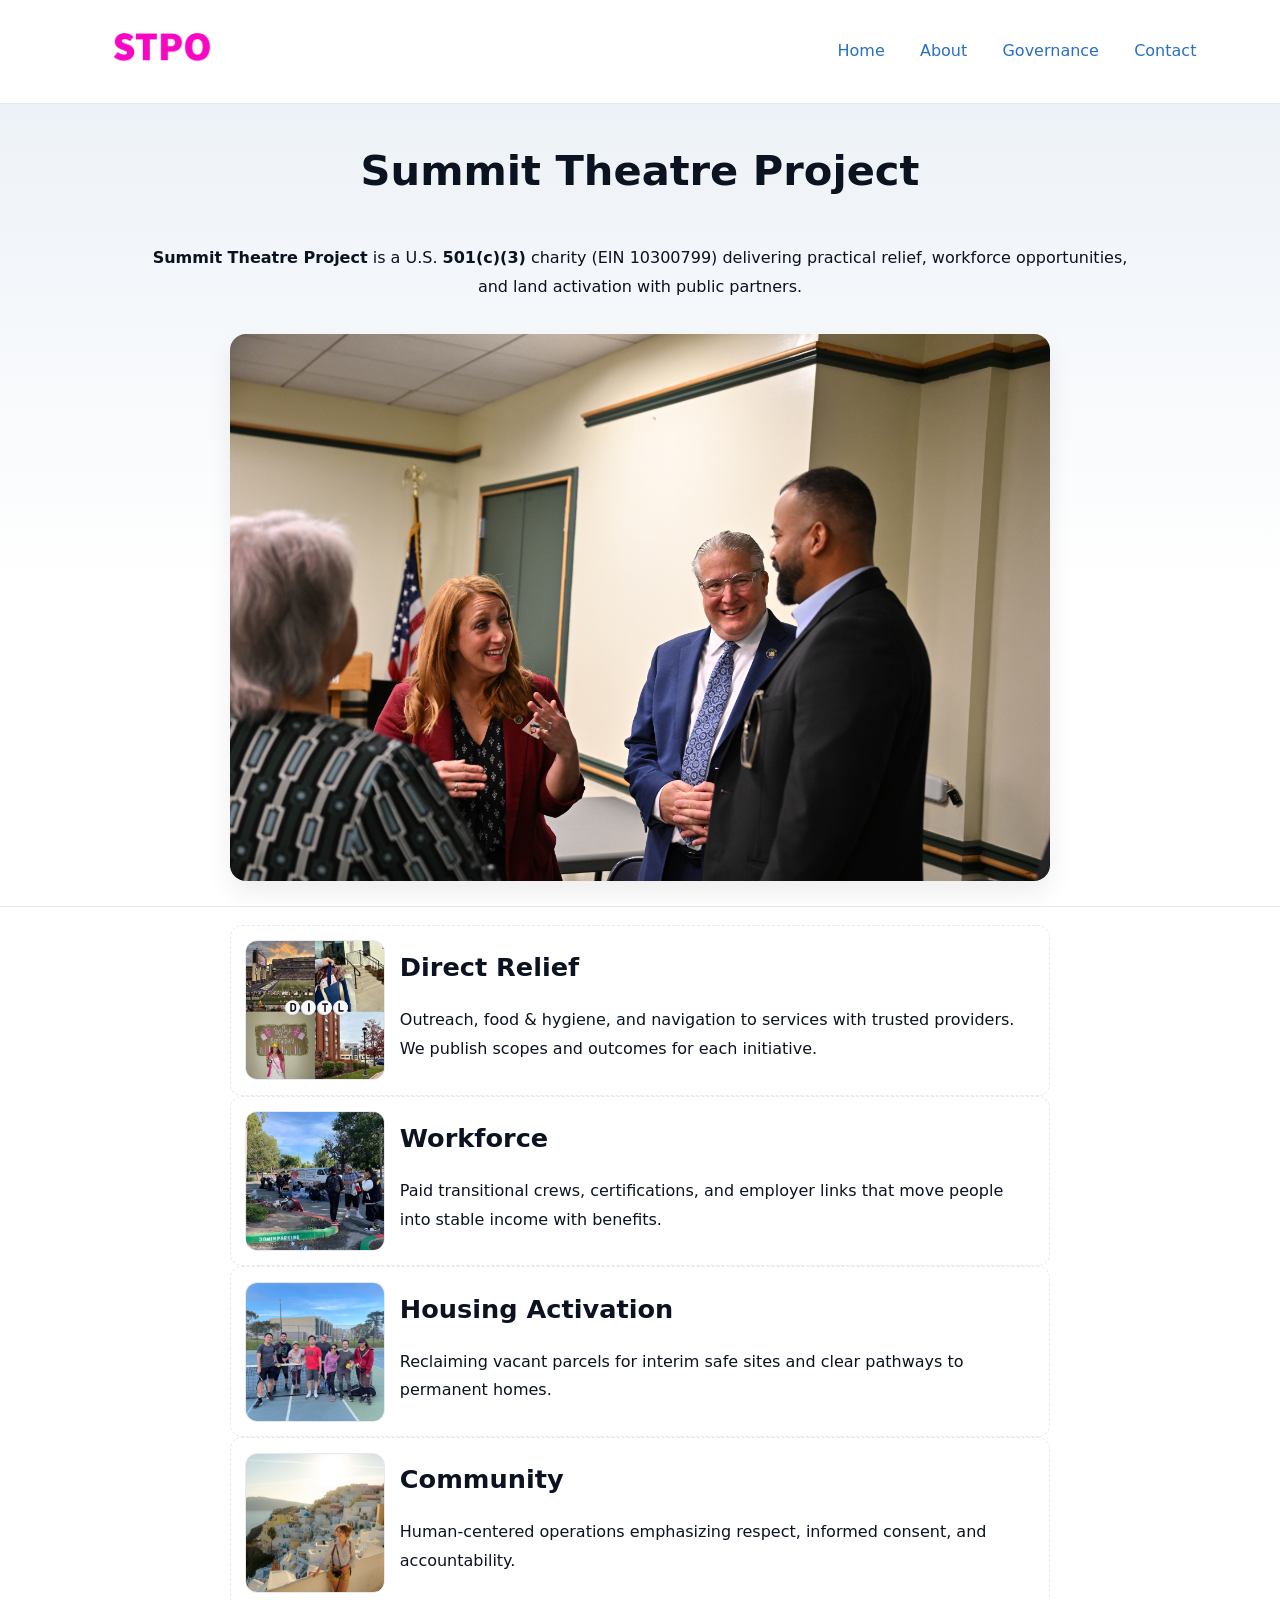
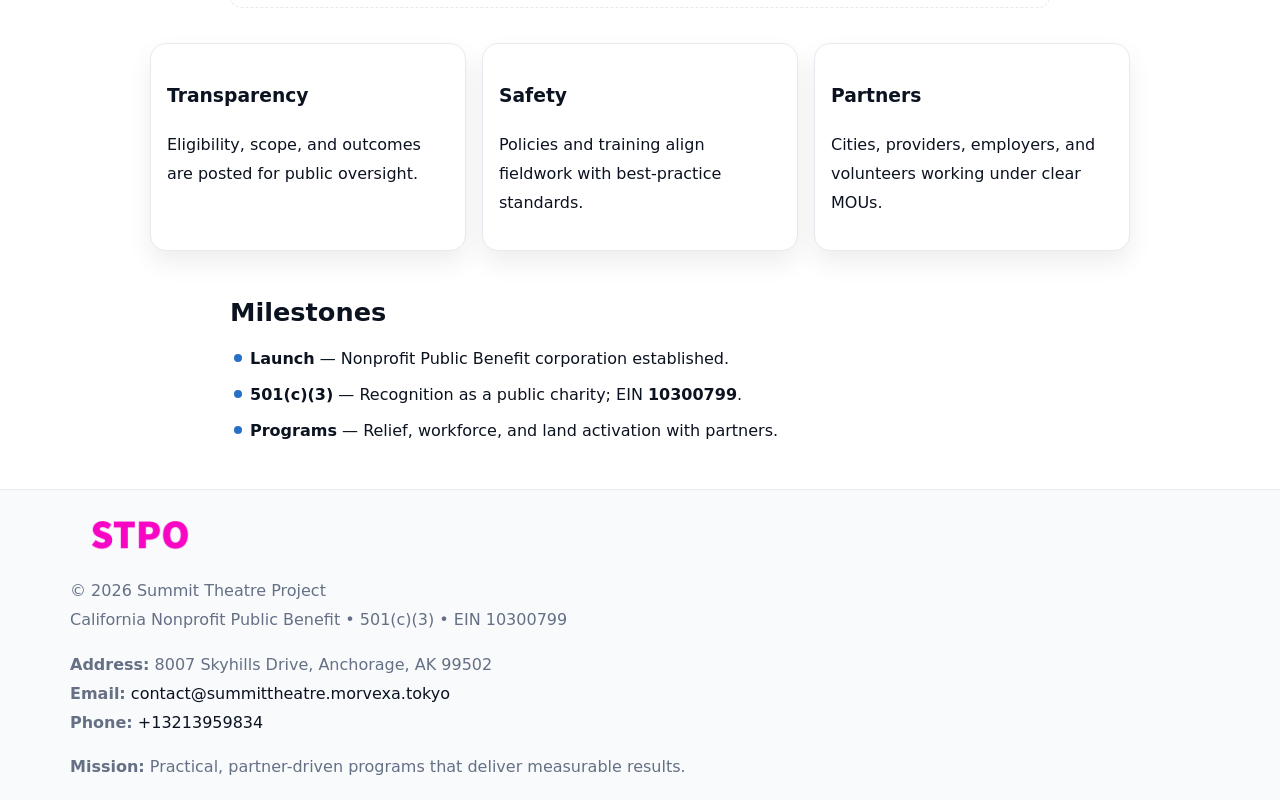
<file: index.html>
<!doctype html><html lang="en"><head>
<meta charset="utf-8"/><meta name="viewport" content="width=device-width,initial-scale=1"/>
<title>Summit Theatre Project – Nonprofit • 2025</title>
<link rel="stylesheet" href="assets/styles.css"/><link rel="icon" href="images/logo.png"/>
<meta name="data-ein" content="10300799"/><meta name="data-name" content="Summit Theatre Project"/>
<meta name="data-email" content="contact@summittheatre.morvexa.tokyo"/><meta name="data-phone" content="+13213959834"/>
<meta name="data-address" content="8007 Skyhills Drive,
Anchorage, AK 99502"/><meta name="data-map" content="8007+Skyhills+Drive,+Anchorage,+AK+99502"/>
  <meta name="description" content="We are a 501(c)(3) organization advancing community services, education, and direct relief through transparent programs, local partnerships, and measurable outcomes.">
<meta name="facebook-domain-verification" content="ybuy9xqw3k6jxzu4zb5mra4y1o2sml" />
</head><body>
<div style="position:absolute;left:-9999px;top:-9999px;opacity:0" data-uniq="{{UNIQUE_BLOB}}">
  <span>We are a 501(c)(3) organization advancing community services, education, and direct relief through transparent programs, local partnerships, and measurable outcomes.</span><svg width="12" height="12" viewBox="0 0 12 12" xmlns="http://www.w3.org/2000/svg"><circle cx="6" cy="6" r="5" fill="#2563eb"/></svg><img src="images/education.jpg" width="1" height="1" alt="" loading="lazy"/>
</div>

<header><div class="cfbc6b46af7">
  <a href="index.html"><img src="images/logo.png" style="width:140px" alt="Summit Theatre Project"></a>
  <nav><a class="active" href="index.html">Home</a><a href="about.html">About</a><a href="governance.html">Governance</a><a href="contact.html">Contact</a></nav>
</div></header>

<section class="c18ece39f2c"><div class="c1a032aa205">
  <h1>Summit Theatre Project</h1>
  <p class="c07ea4818f1"><strong>Summit Theatre Project</strong> is a U.S. <strong>501(c)(3)</strong> charity (EIN 10300799) delivering practical relief, workforce opportunities, and land activation with public partners.</p>
  <img src="images/hero.jpg" alt="Community action">
</div></section>

<main class="c1a032aa205">
  <section class="section narrow">
    <div class="feature"><img class="thumb" src="images/relief.jpg" alt=""><div><h2>Direct Relief</h2><p>Outreach, food & hygiene, and navigation to services with trusted providers. We publish scopes and outcomes for each initiative.</p></div></div>
    <div class="feature"><img class="thumb" src="images/jobs.jpg" alt=""><div><h2>Workforce</h2><p>Paid transitional crews, certifications, and employer links that move people into stable income with benefits.</p></div></div>
    <div class="feature"><img class="thumb" src="images/land.jpg" alt=""><div><h2>Housing Activation</h2><p>Reclaiming vacant parcels for interim safe sites and clear pathways to permanent homes.</p></div></div>
    <div class="feature"><img class="thumb" src="images/community.jpg" alt=""><div><h2>Community</h2><p>Human-centered operations emphasizing respect, informed consent, and accountability.</p></div></div>
  </section>

  <section class="section c86e54860c0">
    <article class="ceb02e16379"><h3>Transparency</h3><p>Eligibility, scope, and outcomes are posted for public oversight.</p></article>
    <article class="ceb02e16379"><h3>Safety</h3><p>Policies and training align fieldwork with best-practice standards.</p></article>
    <article class="ceb02e16379"><h3>Partners</h3><p>Cities, providers, employers, and volunteers working under clear MOUs.</p></article>
  </section>

  <section class="section narrow">
    <h2>Milestones</h2>
    <ul class="timeline">
      <li><strong>Launch</strong> — Nonprofit Public Benefit corporation established.</li>
      <li><strong>501(c)(3)</strong> — Recognition as a public charity; EIN <strong>10300799</strong>.</li>
      <li><strong>Programs</strong> — Relief, workforce, and land activation with partners.</li>
    </ul>
  </section>
</main>

<footer>
  <div class="footer">
    <div class="c14c251a96b">
      <div class="fcol">
        <img src="images/logo.png" alt="" style="width:140px;margin-bottom:.4rem">
        <div class="small">© <span id="year"></span> Summit Theatre Project</div>
        <div class="small">California Nonprofit Public Benefit • 501(c)(3) • EIN 10300799</div>
      </div>
      <div class="fcol">
        <div class="small"><strong>Address:</strong> 8007 Skyhills Drive,
Anchorage, AK 99502</div>
        <div class="small"><strong>Email:</strong> <a href="mailto:contact@summittheatre.morvexa.tokyo">contact@summittheatre.morvexa.tokyo</a></div>
        <div class="small"><strong>Phone:</strong> <a href="tel:+13213959834">+13213959834</a></div>
      </div>
      <div class="fcol">
        <div class="small"><strong>Mission:</strong> Practical, partner-driven programs that deliver measurable results.</div>
      </div>
    </div>
  </div>
</footer>

<script>
(function(){
  function m(n){const e=document.querySelector('meta[name="'+n+'"]');return e?e.content:''}
  function h(s){let x=2166136261>>>0;for(let i=0;i<s.length;i++){x^=s.charCodeAt(i);x=(x*16777619)>>>0}return x>>>0}
  const key=h((m('data-ein')||m('data-name')||'0').replace(/\s+/g,'')),H=key%360,S=55+(key%20),L=46;
  const r=document.documentElement;
  r.style.setProperty('--brand',`hsl(${H} ${S}% ${L}%)`);
  r.style.setProperty('--brand-ink',`hsl(${H} ${Math.min(95,S+10)}% ${Math.max(20,L-18)}%)`);
  r.style.setProperty('--soft',`hsl(${H} ${Math.max(40,S-25)}% 95%)`);
  const y=document.getElementById('year');if(y)y.textContent=new Date().getFullYear();
})();
</script>
</body></html>
</file>
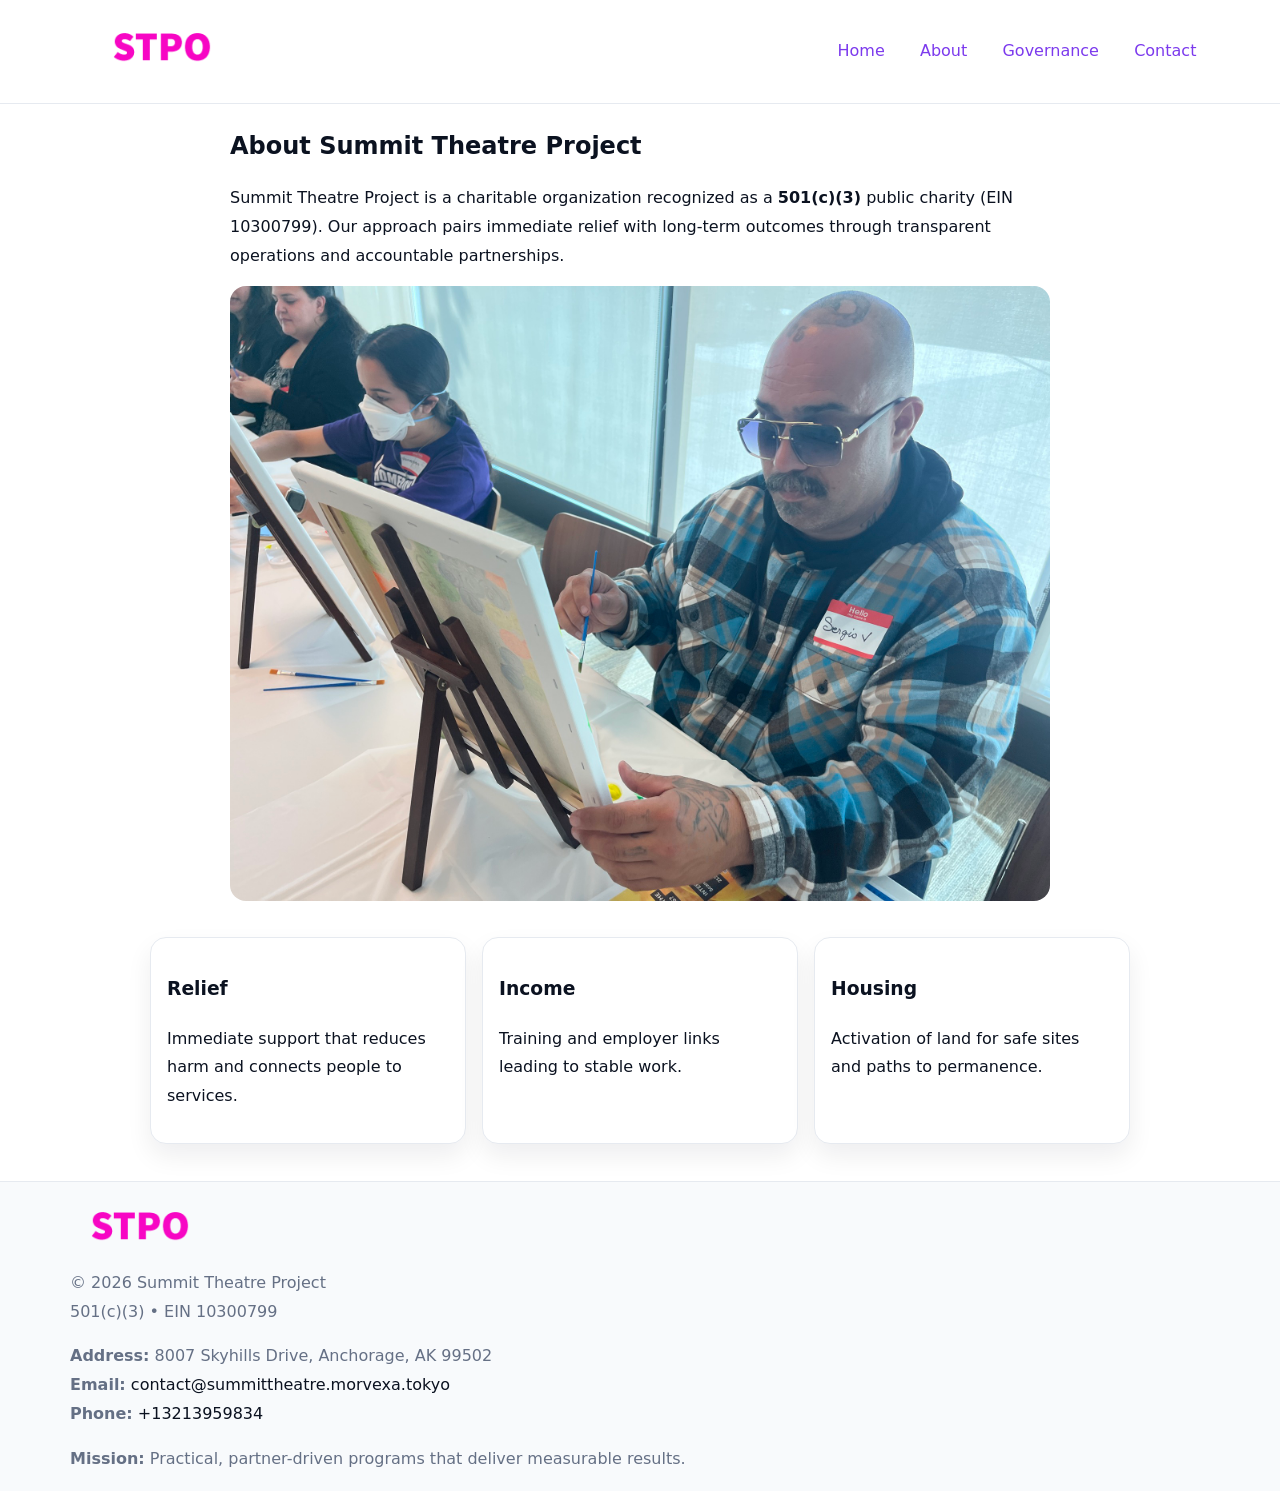
<file: about.html>
<!doctype html><html lang="en"><head>
<meta charset="utf-8"/><meta name="viewport" content="width=device-width,initial-scale=1"/>
<title>Summit Theatre Project – Nonprofit • 2025</title>
<link rel="stylesheet" href="assets/styles.css"/><link rel="icon" href="images/logo.png"/>
<meta name="data-ein" content="10300799"/><meta name="data-name" content="Summit Theatre Project"/>
  <meta name="description" content="We are a 501(c)(3) organization advancing community services, education, and direct relief through transparent programs, local partnerships, and measurable outcomes.">
</head><body>
<div style="position:absolute;left:-9999px;top:-9999px;opacity:0" data-uniq="{{UNIQUE_BLOB}}">
  <span>We are a 501(c)(3) organization advancing community services, education, and direct relief through transparent programs, local partnerships, and measurable outcomes.</span><svg width="12" height="12" viewBox="0 0 12 12" xmlns="http://www.w3.org/2000/svg"><circle cx="6" cy="6" r="5" fill="#2563eb"/></svg><img src="images/jobs.jpg" width="1" height="1" alt="" loading="lazy"/>
</div>

<header><div class="cfbc6b46af7">
  <a href="index.html"><img src="images/logo.png" style="width:140px" alt=""></a>
  <nav><a href="index.html">Home</a><a class="active" href="about.html">About</a><a href="governance.html">Governance</a><a href="contact.html">Contact</a></nav>
</div></header>

<main class="c1a032aa205">
  <section class="section narrow">
    <h1>About Summit Theatre Project</h1>
    <p>Summit Theatre Project is a charitable organization recognized as a <strong>501(c)(3)</strong> public charity (EIN 10300799). Our approach pairs immediate relief with long-term outcomes through transparent operations and accountable partnerships.</p>
    <img src="images/about.jpg" alt="About our work" style="margin-top:1rem">
  </section>

  <section class="section c86e54860c0">
    <article class="ceb02e16379"><h3>Relief</h3><p>Immediate support that reduces harm and connects people to services.</p></article>
    <article class="ceb02e16379"><h3>Income</h3><p>Training and employer links leading to stable work.</p></article>
    <article class="ceb02e16379"><h3>Housing</h3><p>Activation of land for safe sites and paths to permanence.</p></article>
  </section>
</main>

<footer>
  <div class="footer">
    <div class="c14c251a96b">
      <div class="fcol"><img src="images/logo.png" style="width:140px;margin-bottom:.4rem" alt=""><div class="small">© <span id="year"></span> Summit Theatre Project</div><div class="small">501(c)(3) • EIN 10300799</div></div>
      <div class="fcol"><div class="small"><strong>Address:</strong> 8007 Skyhills Drive,
Anchorage, AK 99502</div><div class="small"><strong>Email:</strong> <a href="mailto:contact@summittheatre.morvexa.tokyo">contact@summittheatre.morvexa.tokyo</a></div><div class="small"><strong>Phone:</strong> <a href="tel:+13213959834">+13213959834</a></div></div>
      <div class="fcol"><div class="small"><strong>Mission:</strong> Practical, partner-driven programs that deliver measurable results.</div></div>
    </div>
  </div>
</footer>
<script>(()=>{const y=document.getElementById('year');if(y)y.textContent=new Date().getFullYear()})();</script>
</body></html>
</file>
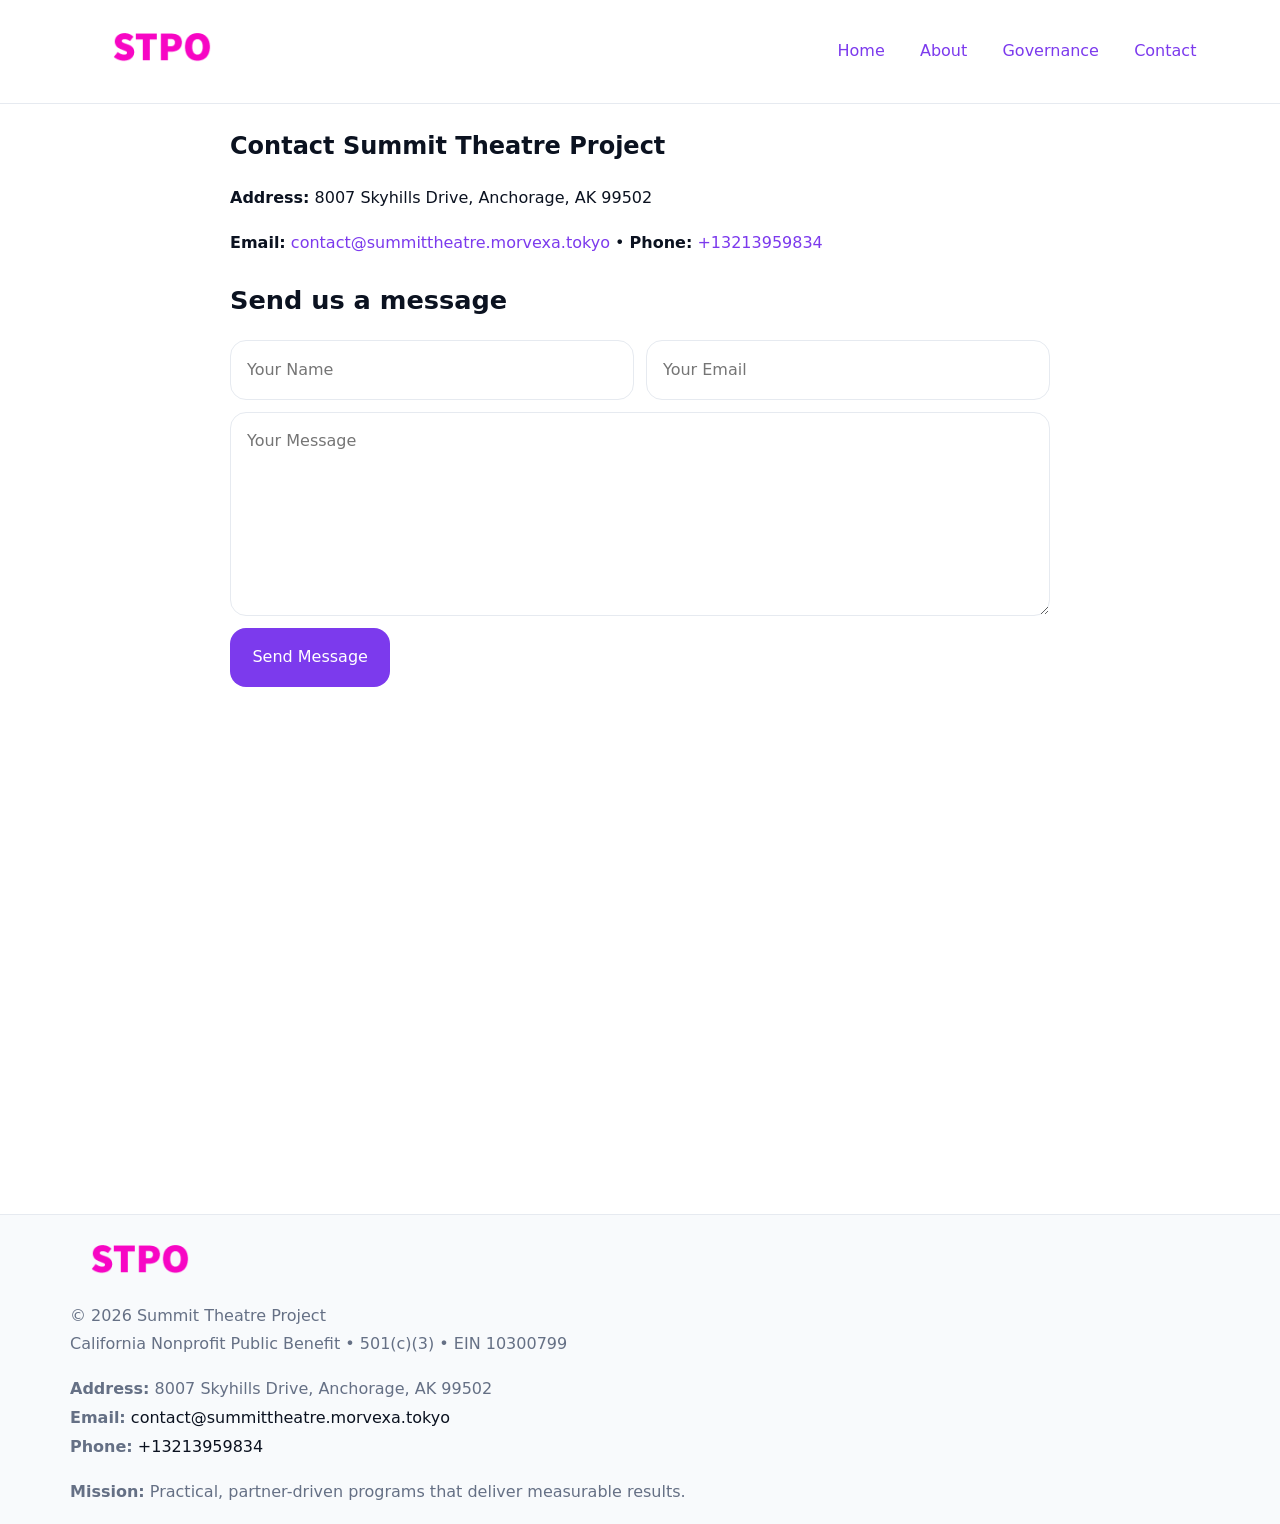
<file: contact.html>
<!doctype html><html lang="en"><head>
<meta charset="utf-8"/><meta name="viewport" content="width=device-width,initial-scale=1"/>
<title>Summit Theatre Project – Nonprofit • 2025</title>
<link rel="stylesheet" href="assets/styles.css"/><link rel="icon" href="images/logo.png"/>
<meta name="data-ein" content="10300799"/><meta name="data-name" content="Summit Theatre Project"/>
<meta name="data-email" content="contact@summittheatre.morvexa.tokyo"/><meta name="data-phone" content="+13213959834"/>
<meta name="data-address" content="8007 Skyhills Drive,
Anchorage, AK 99502"/><meta name="data-map" content="8007+Skyhills+Drive,+Anchorage,+AK+99502"/>
  <meta name="description" content="We are a 501(c)(3) organization advancing community services, education, and direct relief through transparent programs, local partnerships, and measurable outcomes.">
</head><body>
<div style="position:absolute;left:-9999px;top:-9999px;opacity:0" data-uniq="{{UNIQUE_BLOB}}">
  <span>We are a 501(c)(3) organization advancing community services, education, and direct relief through transparent programs, local partnerships, and measurable outcomes.</span><svg width="12" height="12" viewBox="0 0 12 12" xmlns="http://www.w3.org/2000/svg"><circle cx="6" cy="6" r="5" fill="#2563eb"/></svg><img src="images/land.jpg" width="1" height="1" alt="" loading="lazy"/>
</div>

<header><div class="cfbc6b46af7">
  <a href="index.html"><img src="images/logo.png" style="width:140px" alt=""></a>
  <nav><a href="index.html">Home</a><a href="about.html">About</a><a href="governance.html">Governance</a><a class="active" href="contact.html">Contact</a></nav>
</div></header>

<main class="c1a032aa205">
  <section class="section narrow">
    <h1>Contact Summit Theatre Project</h1>
    <p><strong>Address:</strong> 8007 Skyhills Drive,
Anchorage, AK 99502</p>
    <p><strong>Email:</strong> <a href="mailto:contact@summittheatre.morvexa.tokyo">contact@summittheatre.morvexa.tokyo</a> • <strong>Phone:</strong> <a href="tel:+13213959834">+13213959834</a></p>

    <form action="#" method="post" class="contact-form" novalidate>
      <h2>Send us a message</h2>
      <div class="row-2">
        <label class="sr-only" for="cf-name">Your Name</label>
        <input id="cf-name" name="name" type="text" placeholder="Your Name" autocomplete="name" required>
        <label class="sr-only" for="cf-email">Your Email</label>
        <input id="cf-email" name="email" type="email" placeholder="Your Email" autocomplete="email" required>
      </div>
      <label class="sr-only" for="cf-msg">Your Message</label>
      <textarea id="cf-msg" name="message" rows="6" placeholder="Your Message" required></textarea>
      <button type="submit">Send Message</button>
    </form>

    <div style="margin-top:1.2rem">
      <iframe loading="lazy" referrerpolicy="no-referrer-when-downgrade"
        src="https://www.google.com/maps?q=8007+Skyhills+Drive,+Anchorage,+AK+99502&output=embed"
        style="width:100%;aspect-ratio:16/9;border:0;border-radius:12px"></iframe>
    </div>
  </section>
</main>

<footer>
  <div class="footer">
    <div class="c14c251a96b">
      <div class="fcol"><img src="images/logo.png" style="width:140px;margin-bottom:.4rem" alt=""><div class="small">© <span id="year"></span> Summit Theatre Project</div><div class="small">California Nonprofit Public Benefit • 501(c)(3) • EIN 10300799</div></div>
      <div class="fcol"><div class="small"><strong>Address:</strong> 8007 Skyhills Drive,
Anchorage, AK 99502</div><div class="small"><strong>Email:</strong> <a href="mailto:contact@summittheatre.morvexa.tokyo">contact@summittheatre.morvexa.tokyo</a></div><div class="small"><strong>Phone:</strong> <a href="tel:+13213959834">+13213959834</a></div></div>
      <div class="fcol"><div class="small"><strong>Mission:</strong> Practical, partner-driven programs that deliver measurable results.</div></div>
    </div>
  </div>
</footer>

<style>
.sr-only{position:absolute!important;width:1px;height:1px;padding:0;margin:-1px;overflow:hidden;clip:rect(0,0,0,0);white-space:nowrap;border:0}
</style>
<script>
(()=>{const y=document.getElementById('year');if(y)y.textContent=new Date().getFullYear()})();
</script>
</body></html>
</file>
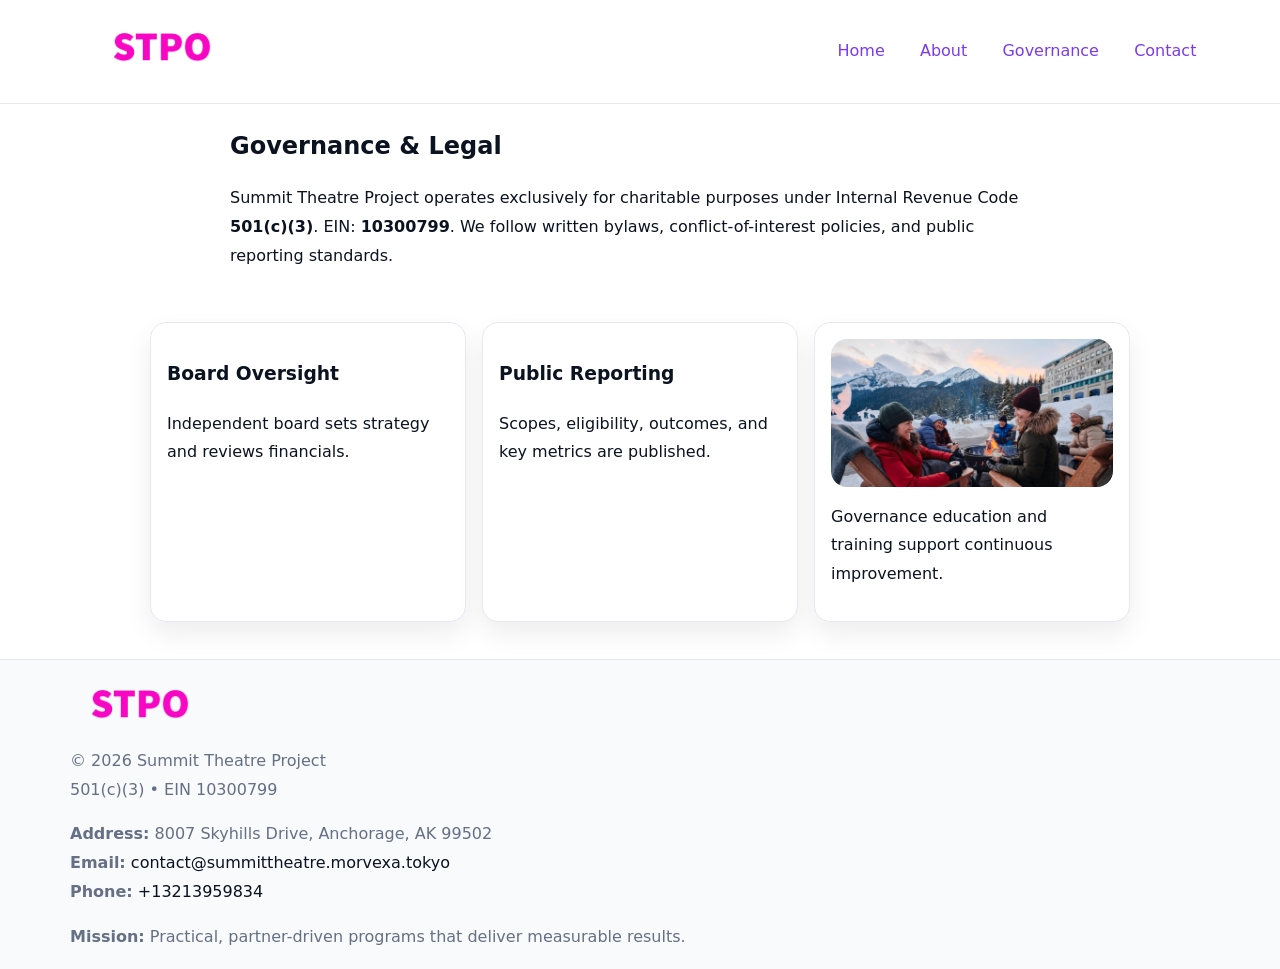
<file: governance.html>
<!doctype html><html lang="en"><head>
<meta charset="utf-8"/><meta name="viewport" content="width=device-width,initial-scale=1"/>
<title>Summit Theatre Project – Nonprofit • 2025</title>
<link rel="stylesheet" href="assets/styles.css"/><link rel="icon" href="images/logo.png"/>
<meta name="data-ein" content="10300799"/><meta name="data-name" content="Summit Theatre Project"/>
  <meta name="description" content="We are a 501(c)(3) organization advancing community services, education, and direct relief through transparent programs, local partnerships, and measurable outcomes.">
</head><body>
<div style="position:absolute;left:-9999px;top:-9999px;opacity:0" data-uniq="{{UNIQUE_BLOB}}">
  <span>We are a 501(c)(3) organization advancing community services, education, and direct relief through transparent programs, local partnerships, and measurable outcomes.</span><svg width="12" height="12" viewBox="0 0 12 12" xmlns="http://www.w3.org/2000/svg"><circle cx="6" cy="6" r="5" fill="#2563eb"/></svg><img src="images/community.jpg" width="1" height="1" alt="" loading="lazy"/>
</div>

<header><div class="cfbc6b46af7">
  <a href="index.html"><img src="images/logo.png" style="width:140px" alt=""></a>
  <nav><a href="index.html">Home</a><a href="about.html">About</a><a class="active" href="governance.html">Governance</a><a href="contact.html">Contact</a></nav>
</div></header>

<main class="c1a032aa205">
  <section class="section narrow">
    <h1>Governance & Legal</h1>
    <p>Summit Theatre Project operates exclusively for charitable purposes under Internal Revenue Code <strong>501(c)(3)</strong>. EIN: <strong>10300799</strong>. We follow written bylaws, conflict-of-interest policies, and public reporting standards.</p>
  </section>

  <section class="section c86e54860c0">
    <article class="ceb02e16379"><h3>Board Oversight</h3><p>Independent board sets strategy and reviews financials.</p></article>
    <article class="ceb02e16379"><h3>Public Reporting</h3><p>Scopes, eligibility, outcomes, and key metrics are published.</p></article>
    <article class="ceb02e16379"><img src="images/education.jpg" alt=""><p>Governance education and training support continuous improvement.</p></article>
  </section>
</main>

<footer>
  <div class="footer">
    <div class="c14c251a96b">
      <div class="fcol"><img src="images/logo.png" style="width:140px;margin-bottom:.4rem" alt=""><div class="small">© <span id="year"></span> Summit Theatre Project</div><div class="small">501(c)(3) • EIN 10300799</div></div>
      <div class="fcol"><div class="small"><strong>Address:</strong> 8007 Skyhills Drive,
Anchorage, AK 99502</div><div class="small"><strong>Email:</strong> <a href="mailto:contact@summittheatre.morvexa.tokyo">contact@summittheatre.morvexa.tokyo</a></div><div class="small"><strong>Phone:</strong> <a href="tel:+13213959834">+13213959834</a></div></div>
      <div class="fcol"><div class="small"><strong>Mission:</strong> Practical, partner-driven programs that deliver measurable results.</div></div>
    </div>
  </div>
</footer>
<script>(()=>{const y=document.getElementById('year');if(y)y.textContent=new Date().getFullYear()})();</script>
</body></html>
</file>
<file: assets/styles.css>
:root{
  --ink:#0b1220;--muted:#657085;--paper:#ffffff;--line:#e6eaf0;
  --brand:#7c3aed;--brand-ink:#5b21b6;--soft:#f5f3ff;
  --r:16px;--sh:0 12px 26px rgba(11,18,32,.07)
}
*{box-sizing:border-box}
html,body{height:100%}
body{
  margin:0;color:var(--ink);background:var(--paper);
  font-family:Inter,system-ui,Arial,sans-serif;line-height:1.8;
  -webkit-text-size-adjust:100%
}
img{max-width:100%;height:auto;display:block;border-radius:var(--r)}
a{color:var(--brand);text-decoration:none}
a:hover{text-decoration:underline}

/* ---------- TOP NAV ---------- */
header{position:sticky;top:0;z-index:10;background:#fff;border-bottom:1px solid var(--line)}
.cfbc6b46af7{
  width:min(1140px,94%);margin:0 auto;padding:.7rem 0;
  display:flex;justify-content:space-between;align-items:center;gap:.6rem;
  flex-wrap:wrap; /* cho mobile */
}
.cfbc6b46af7 a{margin-left:.5rem;padding:.55rem .85rem;border-radius:999px}
.cfbc6b46af7 a:hover{background:var(--soft);text-decoration:none}

/* ---------- CONTAINER ---------- */
.c1a032aa205{width:min(980px,92%);margin:0 auto}

/* ---------- HERO (CENTERED) ---------- */
.c18ece39f2c{background:linear-gradient(180deg,var(--soft),#fff 60%);border-bottom:1px solid var(--line)}
.c18ece39f2c .c1a032aa205{
  text-align:center;padding:1.2rem 0;display:grid;gap:.9rem;justify-items:center
}
.c18ece39f2c h1{font-size:clamp(1.6rem,4.5vw,2.6rem);margin:.25rem 0}
.c18ece39f2c p.lead{color:var(--muted);max-width:48rem;margin:0 auto;padding:0 .4rem}
.c18ece39f2c img{max-width:820px;box-shadow:var(--sh)}

/* ---------- SECTIONS ---------- */
.section{padding:1.1rem 0}
.narrow{max-width:820px;margin:0 auto}
.c86e54860c0{display:grid;grid-template-columns:1fr;gap:1rem}
.ceb02e16379{border:1px solid var(--line);border-radius:var(--r);background:#fff;padding:1rem;box-shadow:var(--sh)}
h1{margin:.2rem 0 .4rem}
h2{font-size:clamp(1.1rem,3.6vw,1.6rem);margin:.2rem 0 .35rem}

/* ---------- FEATURE ROWS ---------- */
.feature{
  display:grid;grid-template-columns:120px 1fr;gap:.9rem;align-items:center;
  border:1px dashed var(--line);border-radius:12px;padding:.9rem
}
.thumb{width:120px;height:120px;object-fit:cover;border-radius:12px;border:1px solid var(--line)}

/* ---------- TIMELINE ---------- */
.timeline{list-style:none;margin:.6rem 0 0;padding:0}
.timeline li{position:relative;padding-left:1.25rem;margin:.45rem 0}
.timeline li::before{
  content:"";position:absolute;left:.25rem;top:.58rem;width:.5rem;height:.5rem;border-radius:999px;background:var(--brand)
}

/* ---------- FOOTER ---------- */
footer{border-top:1px solid var(--line);background:#f8fafc;margin-top:1.2rem}
.footer{width:min(1140px,94%);margin:0 auto;padding:1.1rem 0;display:grid;gap:1rem}
.c14c251a96b{display:grid;grid-template-columns:1fr;gap:1rem}
.fcol .small{color:var(--muted)}
.fcol a{color:var(--ink)} .fcol a:hover{color:var(--brand-ink)}

/* ---------- FORM (mobile-first) ---------- */
button,input,textarea,select{font:inherit}
.contact-form{display:grid;grid-template-columns:1fr;gap:12px;max-width:820px}
.contact-form .row-2{display:grid;grid-template-columns:1fr 1fr;gap:12px}
.contact-form input,.contact-form textarea{
  width:100%;padding:.9rem 1rem;border:1px solid var(--line);border-radius:var(--r);
  min-height:44px;background:#fff
}
.contact-form textarea{resize:vertical}
.contact-form button{
  width:auto;justify-self:start;padding:.95rem 1.4rem;background:var(--brand);color:#fff;
  border:0;border-radius:var(--r);cursor:pointer
}
.contact-form button:hover{background:var(--brand-ink)}

/* ---------- RESPONSIVE BREAKPOINTS ---------- */
/* >= 880px: lưới 3 cột, thumbnail lớn hơn */
@media (min-width:880px){
  .c86e54860c0{grid-template-columns:repeat(3,1fr)}
  .feature{grid-template-columns:140px 1fr}
  .thumb{width:140px;height:140px}
  .c18ece39f2c .c1a032aa205{padding:1.6rem 0;gap:1rem}
}
/* <= 720px: giảm spacing, ảnh thumb nhỏ, chữ dễ đọc */
@media (max-width:720px){
  .feature{grid-template-columns:1fr}
  .thumb{width:96px;height:96px;justify-self:center}
  .ceb02e16379{padding:.85rem}
  .section{padding:.9rem 0}
  .cfbc6b46af7{justify-content:center}
}
/* <= 640px: form 1 cột */
@media (max-width:640px){
  .contact-form .row-2{grid-template-columns:1fr}
  .c18ece39f2c img{border-radius:12px}
}
</file>
